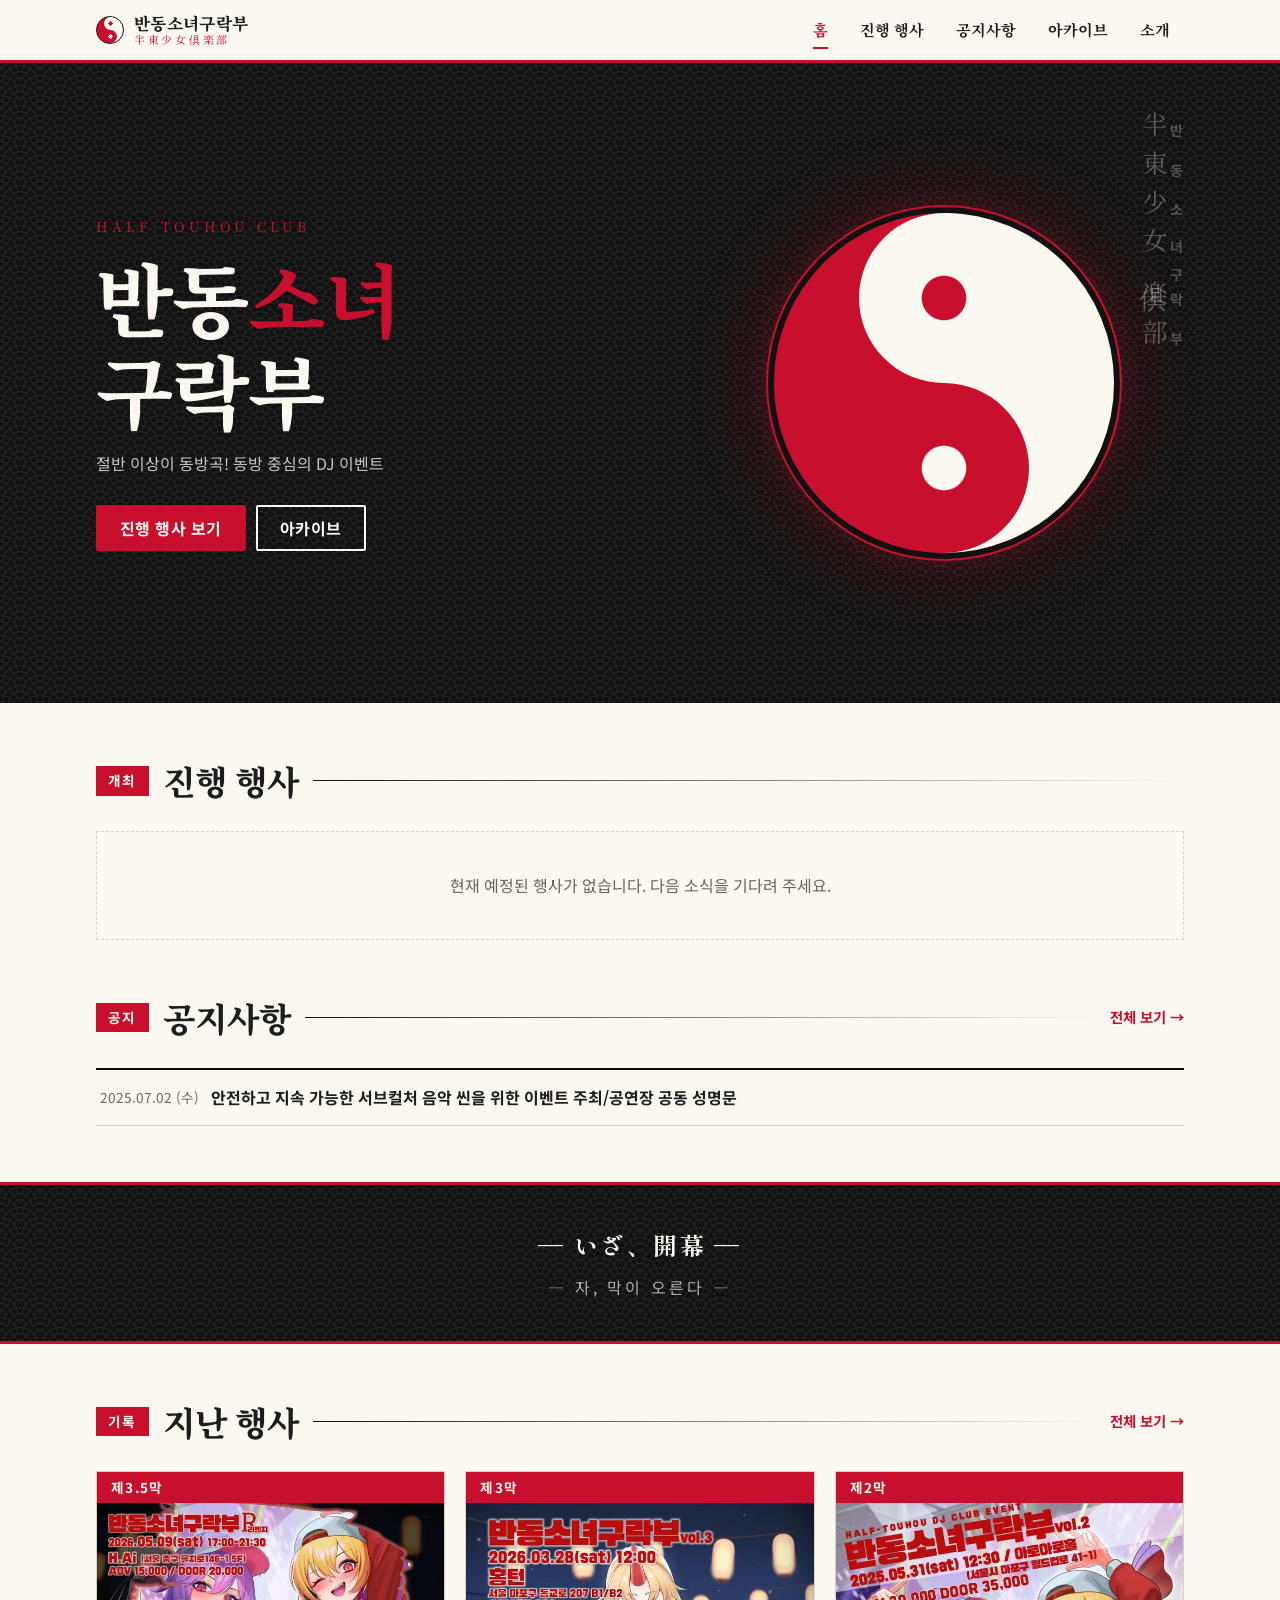
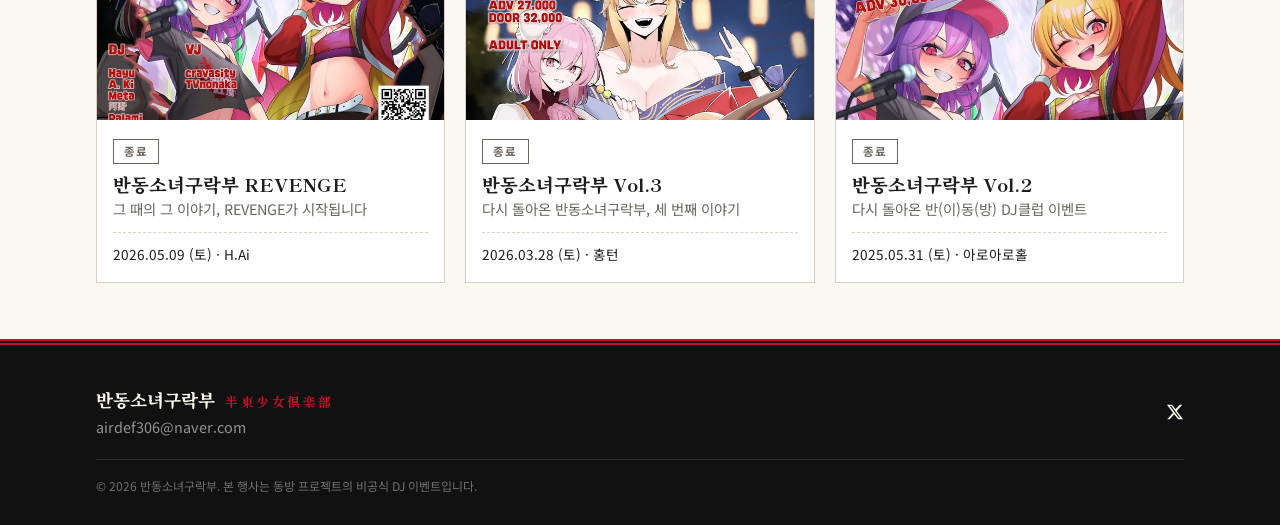
<file: index.html>
<!doctype html>
<html lang="ko">
<head>
  <meta charset="utf-8">
  <meta name="viewport" content="width=device-width, initial-scale=1">
  <title>반동소녀구락부 | 半東少女倶楽部</title>
  <meta name="description" content="동방 프로젝트 중심 DJ 이벤트, 반동소녀구락부의 행사 아카이브 및 안내 페이지">
  <meta name="theme-color" content="#c8102e">
  <link rel="preconnect" href="https://fonts.googleapis.com">
  <link rel="preconnect" href="https://fonts.gstatic.com" crossorigin>
  <link href="https://fonts.googleapis.com/css2?family=Noto+Sans+KR:wght@400;700&family=Noto+Serif+KR:wght@400;700;900&family=Shippori+Mincho:wght@500;700;800&display=swap" rel="stylesheet">
  <link rel="stylesheet" href="assets/css/style.css">
</head>
<body data-page="home">
  <header id="site-header"></header>

  <main>
    <section class="hero pattern-waves">
      <div class="hero__inner">
        <span class="hero__vertical" aria-hidden="true"><ruby>半<rt>반</rt>東<rt>동</rt>少<rt>소</rt>女<rt>녀</rt>倶<rt>구</rt>楽<rt>락</rt>部<rt>부</rt></ruby></span>
        <div class="orb" aria-hidden="true"></div>
        <div class="hero__copy">
          <p class="hero__label">HALF-TOUHOU CLUB</p>
          <h1 class="hero__title">반동<em>소녀</em><br>구락부</h1>
          <p class="hero__tagline">절반 이상이 동방곡! 동방 중심의 DJ 이벤트</p>
          <div class="btn-row">
            <a class="btn btn--primary" href="#current">진행 행사 보기</a>
            <a class="btn" href="archive.html">아카이브</a>
          </div>
        </div>
      </div>
    </section>

    <section id="current" class="container section">
      <div class="section-head">
        <span class="section-head__label">개최</span>
        <h2 class="section-head__title">진행 행사</h2>
      </div>
      <div id="current-event"></div>
    </section>

    <section class="container section notice-section">
      <div class="section-head">
        <span class="section-head__label">공지</span>
        <h2 class="section-head__title">공지사항</h2>
        <a class="section-head__more" href="notice.html">전체 보기 →</a>
      </div>
      <div id="notice-preview"></div>
    </section>

    <div class="band pattern-waves">
      <p class="band__text" lang="ja">― いざ、開幕 ―</p>
      <p class="band__sub">― 자, 막이 오른다 ―</p>
    </div>

    <section class="container section">
      <div class="section-head">
        <span class="section-head__label">기록</span>
        <h2 class="section-head__title">지난 행사</h2>
        <a class="section-head__more" href="archive.html">전체 보기 →</a>
      </div>
      <div id="archive-preview"></div>
    </section>
  </main>

  <footer id="site-footer"></footer>

  <script src="assets/js/main.js"></script>
</body>
</html>
</file>
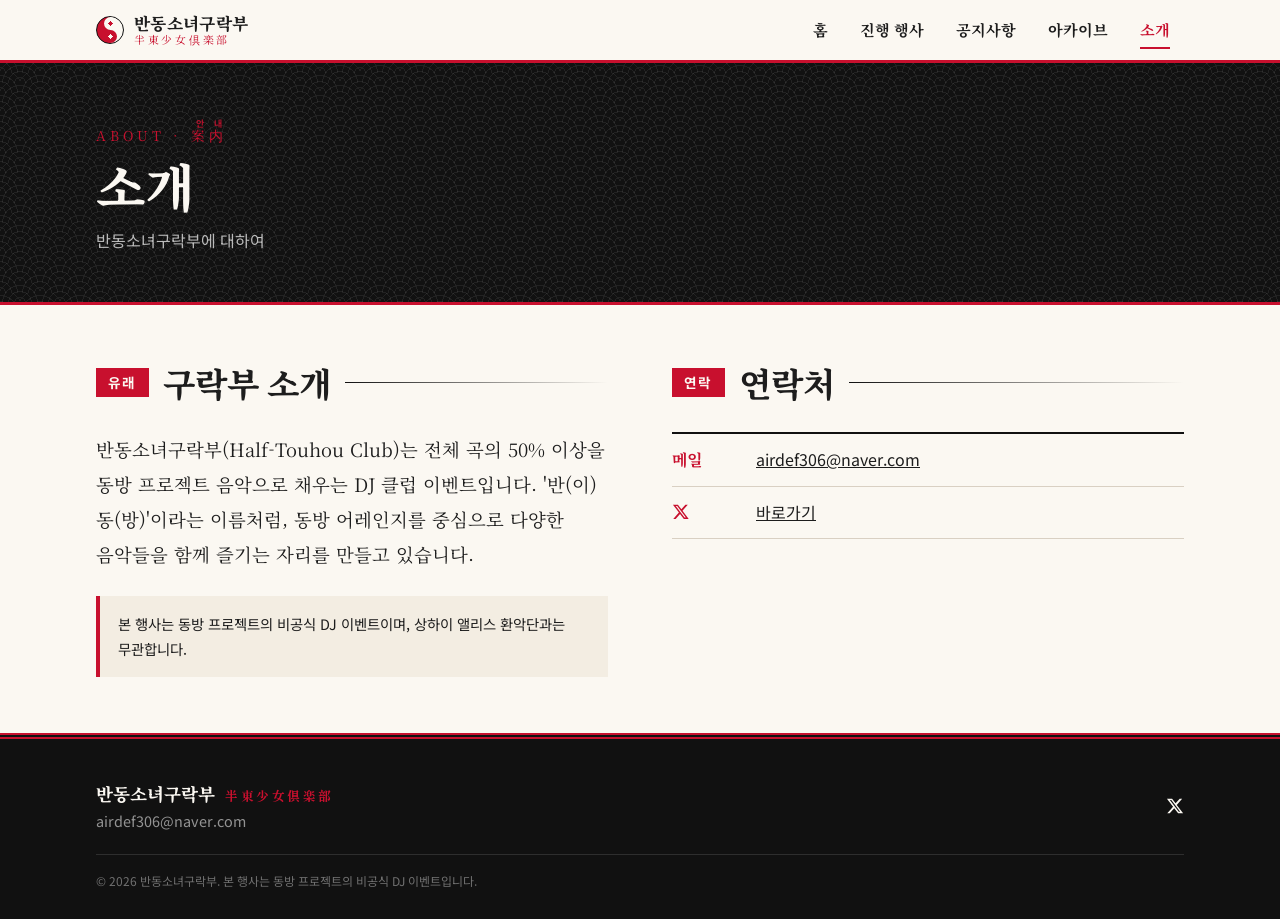
<file: about.html>
<!doctype html>
<html lang="ko">
<head>
  <meta charset="utf-8">
  <meta name="viewport" content="width=device-width, initial-scale=1">
  <title>소개 | 반동소녀구락부</title>
  <meta name="description" content="반동소녀구락부 소개 및 연락처">
  <meta name="theme-color" content="#c8102e">
  <link rel="preconnect" href="https://fonts.googleapis.com">
  <link rel="preconnect" href="https://fonts.gstatic.com" crossorigin>
  <link href="https://fonts.googleapis.com/css2?family=Noto+Sans+KR:wght@400;700&family=Noto+Serif+KR:wght@400;700;900&family=Shippori+Mincho:wght@500;700;800&display=swap" rel="stylesheet">
  <link rel="stylesheet" href="assets/css/style.css">
</head>
<body data-page="about">
  <header id="site-header"></header>

  <main>
    <header class="page-hero pattern-waves">
      <div class="container">
        <p class="page-hero__label">ABOUT · <ruby>案<rt>안</rt>内<rt>내</rt></ruby></p>
        <h1 class="page-hero__title">소개</h1>
        <p class="page-hero__sub">반동소녀구락부에 대하여</p>
      </div>
    </header>

    <div class="container section">
      <div class="about-grid">
        <section>
          <div class="section-head">
            <span class="section-head__label">유래</span>
            <h2 class="section-head__title">구락부 소개</h2>
          </div>
          <p id="about-desc" class="lead"></p>
          <p class="notice">본 행사는 동방 프로젝트의 비공식 DJ 이벤트이며, 상하이 앨리스 환악단과는 무관합니다.</p>
        </section>

        <section>
          <div class="section-head">
            <span class="section-head__label">연락</span>
            <h2 class="section-head__title">연락처</h2>
          </div>
          <div id="about-contact"></div>
        </section>
      </div>
    </div>
  </main>

  <footer id="site-footer"></footer>

  <script src="assets/js/main.js"></script>
</body>
</html>
</file>
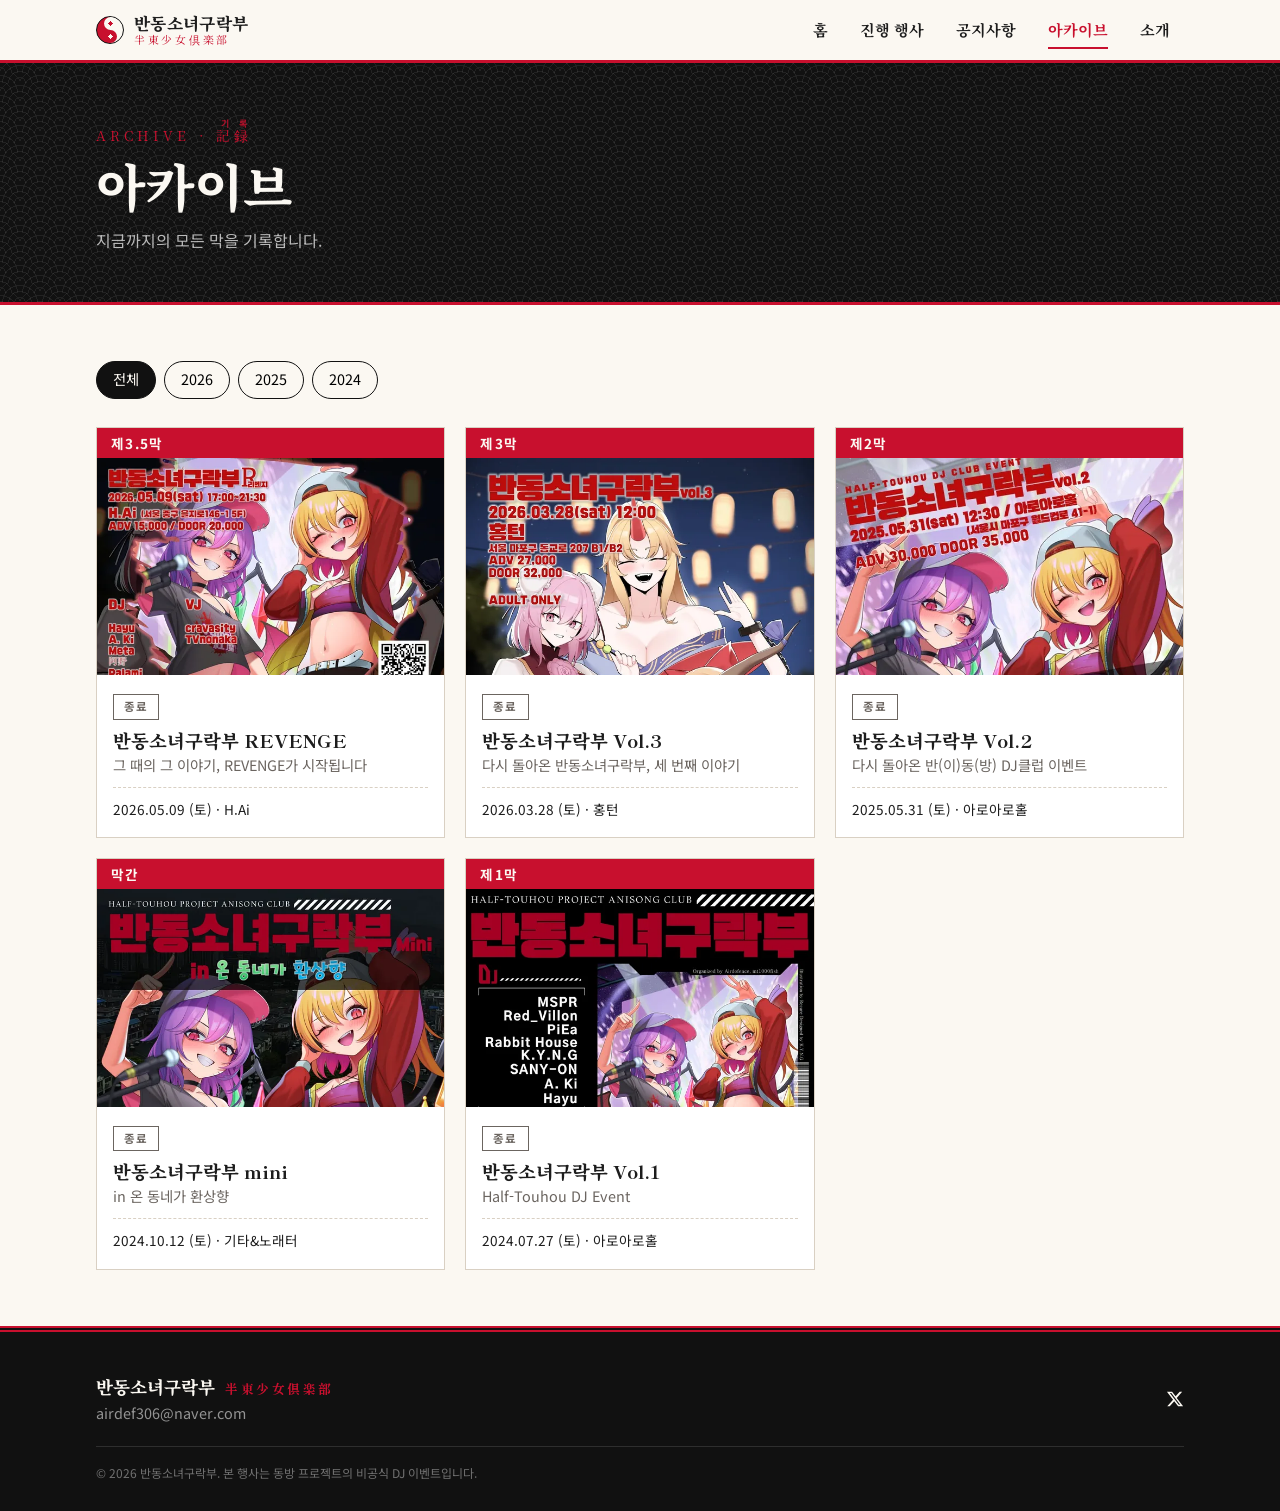
<file: archive.html>
<!doctype html>
<html lang="ko">
<head>
  <meta charset="utf-8">
  <meta name="viewport" content="width=device-width, initial-scale=1">
  <title>아카이브 | 반동소녀구락부</title>
  <meta name="description" content="반동소녀구락부 지난 행사 기록">
  <meta name="theme-color" content="#c8102e">
  <link rel="preconnect" href="https://fonts.googleapis.com">
  <link rel="preconnect" href="https://fonts.gstatic.com" crossorigin>
  <link href="https://fonts.googleapis.com/css2?family=Noto+Sans+KR:wght@400;700&family=Noto+Serif+KR:wght@400;700;900&family=Shippori+Mincho:wght@500;700;800&display=swap" rel="stylesheet">
  <link rel="stylesheet" href="assets/css/style.css">
</head>
<body data-page="archive">
  <header id="site-header"></header>

  <main>
    <header class="page-hero pattern-waves">
      <div class="container">
        <p class="page-hero__label">ARCHIVE · <ruby>記<rt>기</rt>録<rt>록</rt></ruby></p>
        <h1 class="page-hero__title">아카이브</h1>
        <p class="page-hero__sub">지금까지의 모든 막을 기록합니다.</p>
      </div>
    </header>

    <section class="container section">
      <div id="archive-filter" class="filter" role="group" aria-label="연도 필터"></div>
      <div id="archive-list"></div>
    </section>
  </main>

  <footer id="site-footer"></footer>

  <script src="assets/js/main.js"></script>
</body>
</html>
</file>
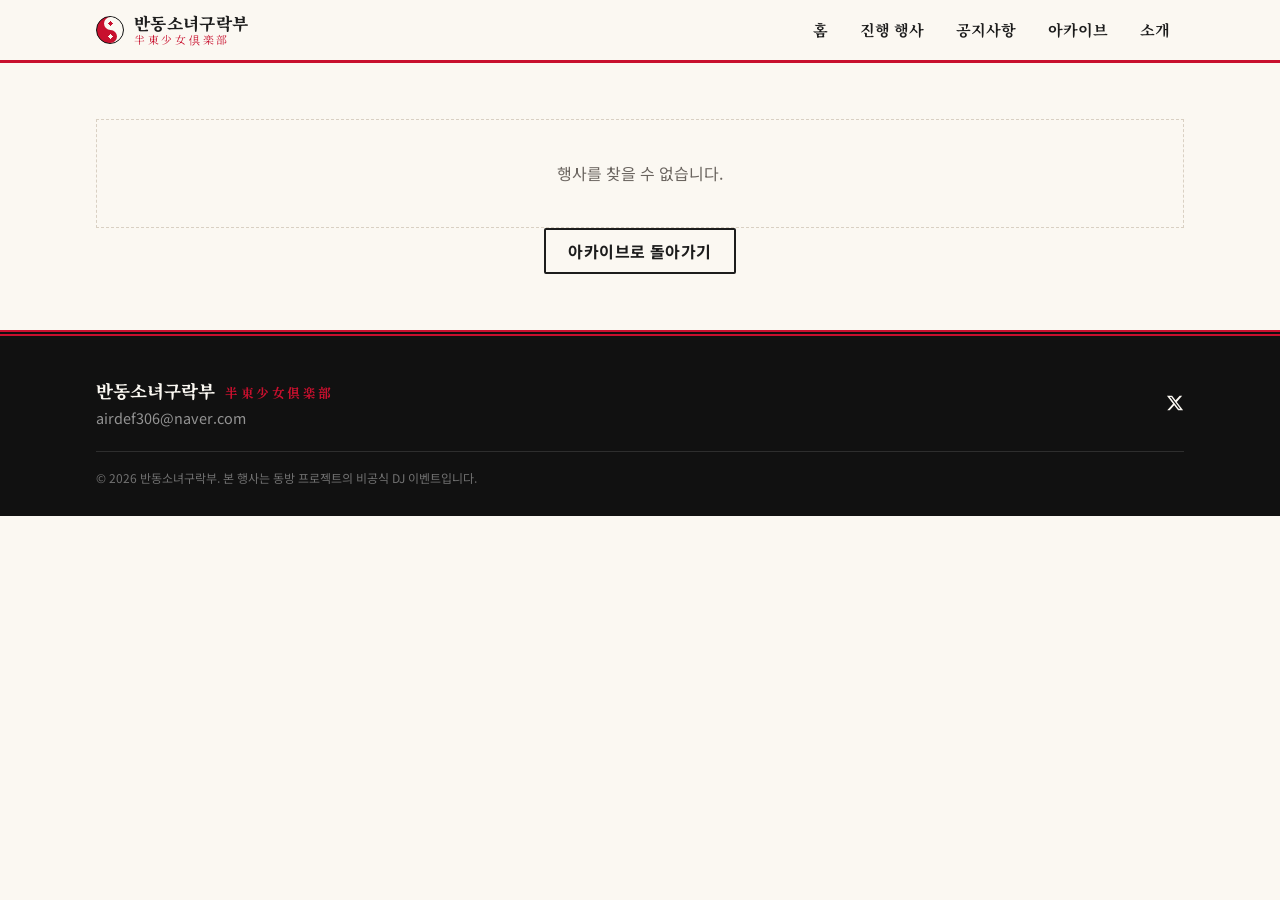
<file: event.html>
<!doctype html>
<html lang="ko">
<head>
  <meta charset="utf-8">
  <meta name="viewport" content="width=device-width, initial-scale=1">
  <title>행사 상세 | 반동소녀구락부</title>
  <meta name="theme-color" content="#c8102e">
  <link rel="preconnect" href="https://fonts.googleapis.com">
  <link rel="preconnect" href="https://fonts.gstatic.com" crossorigin>
  <link href="https://fonts.googleapis.com/css2?family=Noto+Sans+KR:wght@400;700&family=Noto+Serif+KR:wght@400;700;900&family=Shippori+Mincho:wght@500;700;800&display=swap" rel="stylesheet">
  <link rel="stylesheet" href="assets/css/style.css">
</head>
<body data-page="event">
  <header id="site-header"></header>

  <!-- event.html?id=행사ID 로 접근, 내용은 assets/data/data.json 기준으로 렌더링 -->
  <main id="event-detail"></main>

  <footer id="site-footer"></footer>

  <script src="assets/js/main.js"></script>
</body>
</html>
</file>
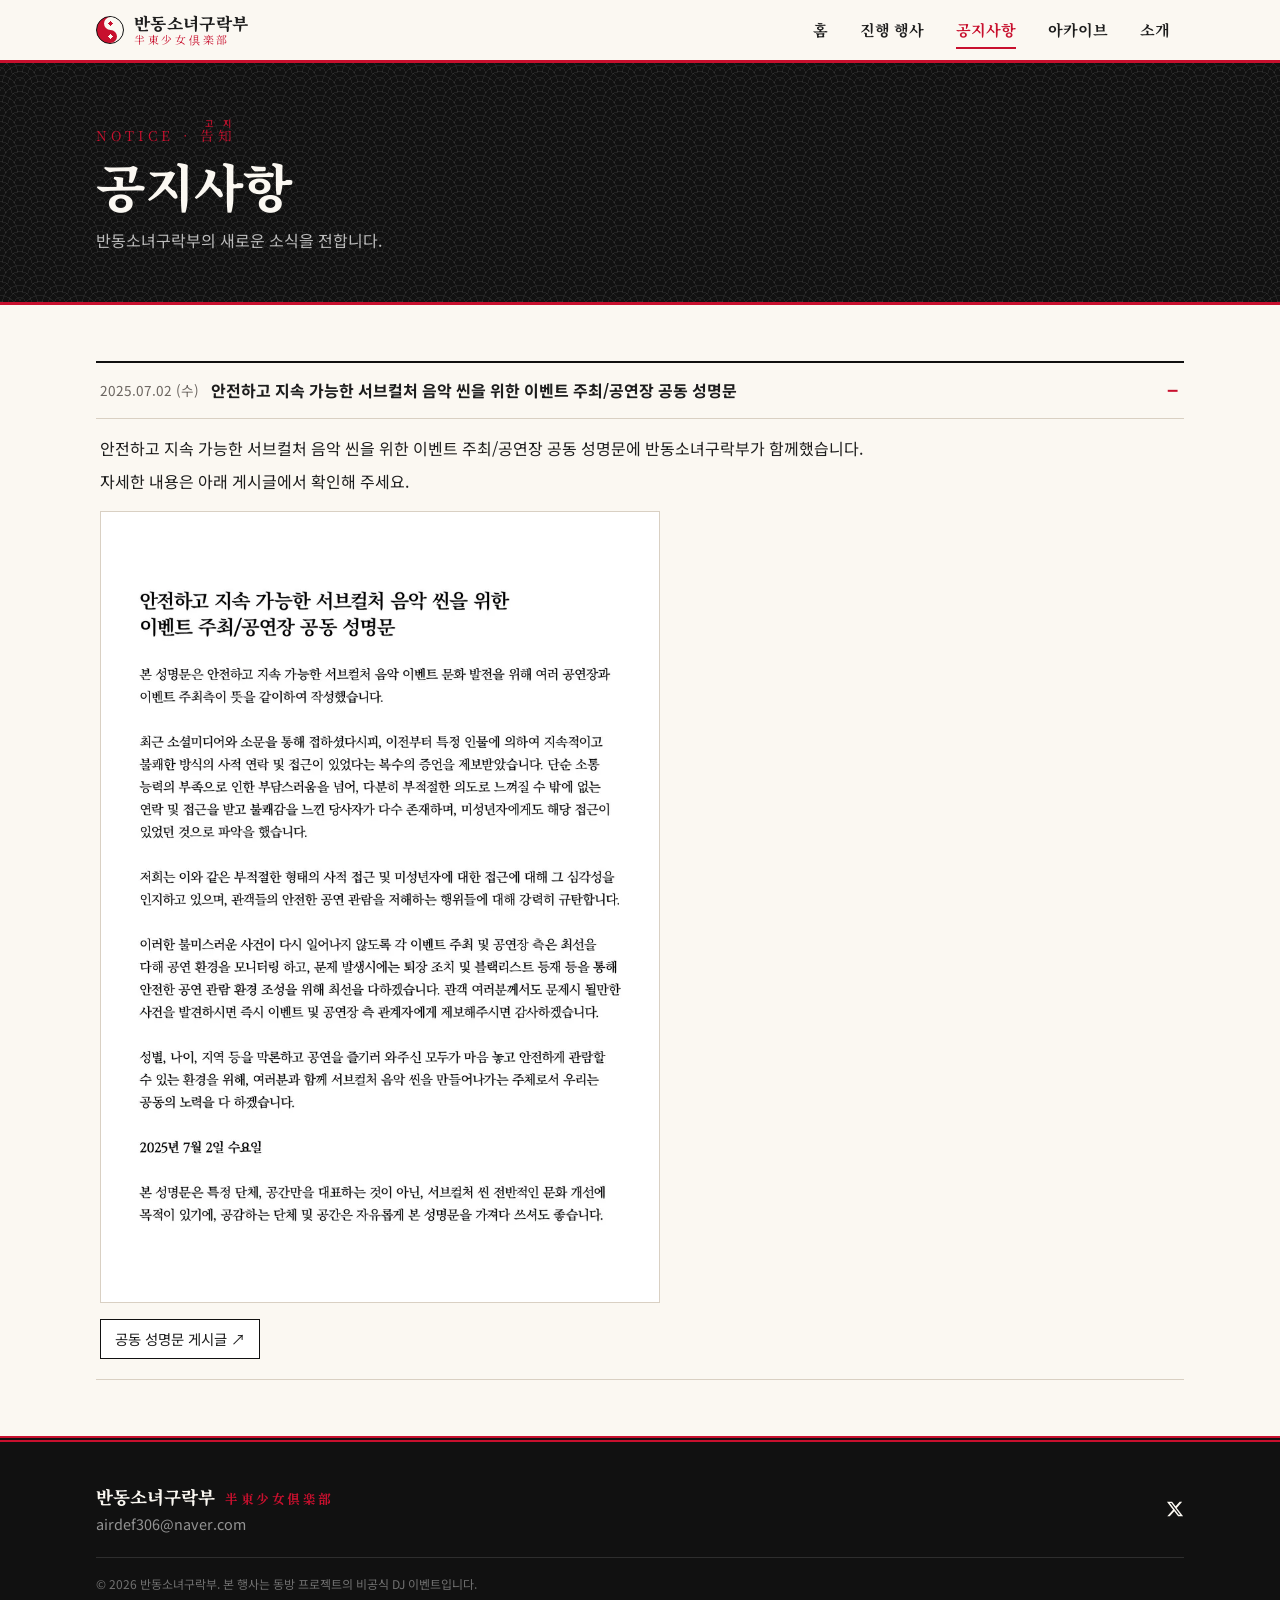
<file: notice.html>
<!doctype html>
<html lang="ko">
<head>
  <meta charset="utf-8">
  <meta name="viewport" content="width=device-width, initial-scale=1">
  <title>공지사항 | 반동소녀구락부</title>
  <meta name="description" content="반동소녀구락부 공지사항">
  <meta name="theme-color" content="#c8102e">
  <link rel="preconnect" href="https://fonts.googleapis.com">
  <link rel="preconnect" href="https://fonts.gstatic.com" crossorigin>
  <link href="https://fonts.googleapis.com/css2?family=Noto+Sans+KR:wght@400;700&family=Noto+Serif+KR:wght@400;700;900&family=Shippori+Mincho:wght@500;700;800&display=swap" rel="stylesheet">
  <link rel="stylesheet" href="assets/css/style.css">
</head>
<body data-page="notice">
  <header id="site-header"></header>

  <main>
    <header class="page-hero pattern-waves">
      <div class="container">
        <p class="page-hero__label">NOTICE · <ruby>告<rt>고</rt>知<rt>지</rt></ruby></p>
        <h1 class="page-hero__title">공지사항</h1>
        <p class="page-hero__sub">반동소녀구락부의 새로운 소식을 전합니다.</p>
      </div>
    </header>

    <section class="container section">
      <div id="notice-list" class="notice-list"></div>
    </section>
  </main>

  <footer id="site-footer"></footer>

  <script src="assets/js/main.js"></script>
</body>
</html>
</file>
<file: assets/css/style.css>
/* ============================================================
 * 반동소녀구락부 — 기본 스타일
 * 컨셉: 무녀복의 홍백(紅白) + 먹색(墨), 부적(お札)·청해파(青海波) 모티프
 * 모바일 우선(mobile-first)으로 작성
 * ============================================================ */

:root {
  /* 색상 */
  --red: #c8102e;        /* 주홍 — 메인 */
  --red-deep: #8f0b1f;   /* 진홍 — hover / 강조 */
  --white: #fbf8f2;      /* 화지(和紙) 느낌의 흰색 */
  --paper: #f3ede2;      /* 보조 배경 */
  --black: #111111;      /* 먹색 */
  --ink: #1d1d1d;        /* 본문 텍스트 */
  --muted: #6b6560;
  --line: #d9d0c3;

  /* 타이포 */
  --font-serif: "Shippori Mincho", "Noto Serif KR", "Noto Serif JP", serif;
  --font-sans: "Noto Sans KR", "Apple SD Gothic Neo", "Malgun Gothic", sans-serif;

  /* 레이아웃 */
  --container: 1120px;
  --gutter: 16px;
  --header-h: 60px;
  --radius: 2px;
}

/* ---------- Reset ---------- */
*, *::before, *::after { box-sizing: border-box; }
html { -webkit-text-size-adjust: 100%; scroll-behavior: smooth; scroll-padding-top: var(--header-h); }
body {
  margin: 0;
  background: var(--white);
  color: var(--ink);
  font-family: var(--font-sans);
  font-size: 16px;
  line-height: 1.7;
  word-break: keep-all;
  overflow-wrap: break-word;
}
img { max-width: 100%; display: block; }
a { color: inherit; }
h1, h2, h3, p, ul, ol, dl, dd { margin: 0; }
ul, ol { padding: 0; list-style: none; }
body.nav-open { overflow: hidden; }

:focus-visible { outline: 2px solid var(--red); outline-offset: 3px; }

.container { width: 100%; max-width: var(--container); margin: 0 auto; padding: 0 var(--gutter); }
.section { padding-block: 56px; }
.muted { color: var(--muted); font-size: 0.9em; }
.empty { padding: 40px 16px; text-align: center; color: var(--muted); border: 1px dashed var(--line); }

/* 청해파(물결) 패턴 — 어두운 배경 위에 사용 */
.pattern-waves {
  background-color: var(--black);
  background-image:
    repeating-radial-gradient(circle at 50% 100%, transparent 0 5px, rgba(255,255,255,.07) 5px 6px),
    repeating-radial-gradient(circle at 50% 100%, transparent 0 5px, rgba(255,255,255,.07) 5px 6px);
  background-size: 40px 20px;
  background-position: 0 0, 20px 10px;
}

/* ---------- Header ---------- */
.site-header {
  position: sticky; top: 0; z-index: 100;
  background: var(--white);
  border-bottom: 3px solid var(--red);
}
.site-header__inner { display: flex; align-items: center; justify-content: space-between; height: var(--header-h); }

.logo { display: flex; align-items: center; gap: 10px; text-decoration: none; }
.logo__mark { /* 작은 음양옥 */
  width: 28px; height: 28px; border-radius: 50%; flex: none;
  border: 1.5px solid var(--black);
  background: linear-gradient(to right, var(--red) 50%, var(--white) 50%);
  position: relative;
}
.logo__mark::before, .logo__mark::after {
  content: ""; position: absolute; left: 25%; width: 50%; height: 50%; border-radius: 50%;
}
.logo__mark::before { top: 0; background: radial-gradient(circle, var(--red) 0 22%, var(--white) 24%); }
.logo__mark::after { bottom: 0; background: radial-gradient(circle, var(--white) 0 22%, var(--red) 24%); }
.logo__text { display: flex; flex-direction: column; line-height: 1.15; }
.logo__ko { font-family: var(--font-serif); font-weight: 800; font-size: 1.05rem; letter-spacing: .02em; }
.logo__ja { font-family: var(--font-serif); font-size: .68rem; color: var(--red); letter-spacing: .25em; }

.nav-toggle {
  width: 44px; height: 44px; padding: 10px; border: 0; background: none; cursor: pointer;
  display: flex; flex-direction: column; justify-content: center; gap: 5px;
}
.nav-toggle span { display: block; height: 2px; background: var(--black); transition: transform .2s, opacity .2s; }
.nav-toggle[aria-expanded="true"] span:nth-child(1) { transform: translateY(7px) rotate(45deg); }
.nav-toggle[aria-expanded="true"] span:nth-child(2) { opacity: 0; }
.nav-toggle[aria-expanded="true"] span:nth-child(3) { transform: translateY(-7px) rotate(-45deg); }

.site-nav {
  position: fixed; inset: calc(var(--header-h) + 3px) 0 0 0;
  background: var(--black); color: var(--white);
  transform: translateX(100%); transition: transform .25s ease;
  visibility: hidden;
}
.site-nav.is-open { transform: none; visibility: visible; }
.site-nav ul { padding: 24px var(--gutter); }
.site-nav a {
  display: block; padding: 16px 4px; text-decoration: none;
  font-family: var(--font-serif); font-size: 1.25rem; font-weight: 700;
  border-bottom: 1px solid rgba(255,255,255,.12);
}
.site-nav a[aria-current="page"] { color: var(--red); }

@media (min-width: 768px) {
  .nav-toggle { display: none; }
  .site-nav { position: static; transform: none; visibility: visible; background: none; color: inherit; }
  .site-nav ul { display: flex; gap: 4px; padding: 0; }
  .site-nav a { padding: 8px 14px; font-size: .95rem; border: 0; position: relative; }
  .site-nav a::after {
    content: ""; position: absolute; left: 14px; right: 14px; bottom: 2px; height: 2px;
    background: var(--red); transform: scaleX(0); transition: transform .2s;
  }
  .site-nav a:hover::after, .site-nav a[aria-current="page"]::after { transform: scaleX(1); }
  .site-nav a[aria-current="page"] { color: var(--red); }
}

/* ---------- Hero (홈) ---------- */
.hero { position: relative; color: var(--white); overflow: hidden; }
.hero__inner {
  position: relative; display: grid; gap: 32px; align-items: center;
  min-height: min(calc(100svh - var(--header-h) - 3px), 760px); padding: 48px var(--gutter);
}
.hero__copy { position: relative; z-index: 1; }
.hero__label { font-family: var(--font-serif); color: var(--red); letter-spacing: .3em; font-size: .85rem; margin-bottom: 12px; }
.hero__title {
  font-family: var(--font-serif); font-weight: 800; line-height: 1.15;
  font-size: clamp(2.4rem, 10vw, 5rem); letter-spacing: -.01em;
}
.hero__title em { font-style: normal; color: var(--red); }
.hero__tagline { margin-top: 16px; color: rgba(255,255,255,.75); font-size: 1rem; }
.hero .btn-row { margin-top: 28px; }

/* 세로쓰기 일본어 표기 */
.hero__vertical {
  position: absolute; top: 24px; right: var(--gutter);
  writing-mode: vertical-rl; font-family: var(--font-serif);
  font-size: clamp(1rem, 3.5vw, 1.6rem); letter-spacing: .5em; color: rgba(255,255,255,.3);
}

/* 음양옥 */
.orb {
  justify-self: center; width: min(64vw, 340px); aspect-ratio: 1; border-radius: 50%;
  background: linear-gradient(to right, var(--red) 50%, var(--white) 50%);
  position: relative; box-shadow: 0 0 0 6px var(--black), 0 0 0 8px var(--red), 0 0 80px rgba(200,16,46,.45);
  animation: spin 24s linear infinite;
}
.orb::before, .orb::after { content: ""; position: absolute; left: 25%; width: 50%; height: 50%; border-radius: 50%; }
.orb::before { top: 0; background: radial-gradient(circle, var(--red) 0 18%, var(--white) 19%); }
.orb::after { bottom: 0; background: radial-gradient(circle, var(--white) 0 18%, var(--red) 19%); }
@keyframes spin { to { transform: rotate(360deg); } }
@media (prefers-reduced-motion: reduce) { .orb { animation: none; } html { scroll-behavior: auto; } }

@media (min-width: 900px) {
  .hero__inner { grid-template-columns: 1.2fr 1fr; max-width: var(--container); margin: 0 auto; min-height: 640px; }
  .hero__vertical { top: 48px; }
  .orb { order: 2; }
}

/* ---------- 페이지 상단 (서브 페이지) ---------- */
.page-hero { color: var(--white); padding: 56px 0 48px; border-bottom: 3px solid var(--red); }
.page-hero { background-color: var(--black); }
.page-hero__label { font-family: var(--font-serif); color: var(--red); letter-spacing: .3em; font-size: .85rem; }
.page-hero__title { font-family: var(--font-serif); font-weight: 800; font-size: clamp(1.9rem, 7vw, 3.2rem); line-height: 1.2; margin-top: 8px; }
.page-hero__sub { color: rgba(255,255,255,.7); margin-top: 10px; }

/* ---------- 섹션 제목 (스펠카드 선언 느낌) ---------- */
.section-head { display: flex; align-items: center; gap: 14px; margin-bottom: 28px; }
.section-head__label {
  flex: none; font-family: var(--font-sans); font-weight: 700; line-height: 1;
  background: var(--red); color: var(--white); padding: 8px 12px; letter-spacing: .1em; font-size: .85rem;
}
.section-head__title { font-family: var(--font-serif); font-weight: 800; font-size: clamp(1.5rem, 5vw, 2.1rem); line-height: 1.3; }
.section-head::after { content: ""; flex: 1; height: 1px; background: linear-gradient(to right, var(--black), transparent); }
.section-head__more { flex: none; order: 3; font-size: .9rem; color: var(--red); text-decoration: none; font-weight: 700; }

/* ---------- 버튼 / 뱃지 / 칩 ---------- */
.btn-row { display: flex; flex-wrap: wrap; gap: 10px; margin-top: 24px; }
.btn {
  display: inline-flex; align-items: center; justify-content: center; min-height: 46px; padding: 0 22px;
  border: 2px solid currentColor; border-radius: var(--radius); background: transparent;
  font-weight: 700; text-decoration: none; letter-spacing: .03em; cursor: pointer; transition: background .15s, color .15s;
}
.btn:hover { background: var(--black); color: var(--white); border-color: var(--black); }
.btn--primary { background: var(--red); border-color: var(--red); color: var(--white); }
.btn--primary:hover { background: var(--red-deep); border-color: var(--red-deep); }
.hero .btn:not(.btn--primary):hover { background: var(--white); color: var(--black); border-color: var(--white); }

.badge {
  display: inline-block; padding: 2px 10px; font-size: .72rem; font-weight: 700; letter-spacing: .1em;
  border: 1px solid var(--muted); color: var(--muted);
}
.badge--live { border-color: var(--red); background: var(--red); color: var(--white); }

.filter { display: flex; flex-wrap: wrap; gap: 8px; margin-bottom: 28px; }
.chip {
  min-height: 38px; padding: 0 16px; border: 1px solid var(--black); background: var(--white);
  font: inherit; font-size: .9rem; cursor: pointer; border-radius: 999px;
}
.chip[aria-pressed="true"] { background: var(--black); color: var(--white); }

/* ---------- 포스터 자리표시 ---------- */
.poster { width: 100%; aspect-ratio: 1 / 1.414; object-fit: cover; background: var(--paper); }
.poster--empty {
  display: flex; flex-direction: column; align-items: center; justify-content: center; gap: 6px;
  color: var(--white); position: relative; overflow: hidden;
  background:
    radial-gradient(circle at 50% 42%, var(--red) 0 22%, transparent 22.5%),
    var(--black);
}
.poster--empty::before { /* 안쪽 테두리 */
  content: ""; position: absolute; inset: 10px; border: 1px solid rgba(255,255,255,.35);
}
.poster__vol { font-family: var(--font-serif); font-weight: 800; font-size: 1.6rem; position: relative; margin-top: 40%; }
.poster__note { font-size: .7rem; letter-spacing: .4em; color: rgba(255,255,255,.5); position: relative; }

/* ---------- 부적(お札) 카드 ---------- */
.card-grid { display: grid; gap: 20px; grid-template-columns: 1fr; }
@media (min-width: 600px) { .card-grid { grid-template-columns: repeat(2, 1fr); } }
@media (min-width: 960px) { .card-grid { grid-template-columns: repeat(3, 1fr); } }

.ofuda-card {
  display: flex; flex-direction: column; text-decoration: none; background: #fff; border: 1px solid var(--line);
  transition: transform .2s, box-shadow .2s;
}
.ofuda-card:hover { transform: translateY(-3px); box-shadow: 6px 6px 0 var(--red); }
.ofuda-card__strip {
  flex: none; background: var(--red); color: var(--white); font-family: var(--font-sans); font-weight: 700;
  letter-spacing: .1em; padding: 7px 14px; font-size: .85rem; line-height: 1.2;
}
.ofuda-card__body { flex: 1; min-width: 0; }
.ofuda-card__body .poster--card { aspect-ratio: 16 / 10; }
.ofuda-card__body .poster--card .poster__vol { margin-top: 0; }
.ofuda-card__meta { padding: 16px; }
.ofuda-card__title { font-family: var(--font-serif); font-weight: 800; font-size: 1.15rem; margin-top: 8px; line-height: 1.35; }
.ofuda-card__sub { color: var(--muted); font-size: .9rem; }
.ofuda-card__date { margin-top: 10px; font-size: .85rem; border-top: 1px dashed var(--line); padding-top: 10px; }

/* ---------- 진행 행사 (feature) ---------- */
.feature { display: grid; gap: 24px; }
.feature .poster--feature { max-width: 420px; margin: 0 auto; box-shadow: 10px 10px 0 var(--red); }
.feature__title { font-family: var(--font-serif); font-weight: 800; font-size: clamp(1.6rem, 6vw, 2.4rem); margin-top: 10px; line-height: 1.25; }
.feature__sub { color: var(--muted); margin-bottom: 20px; }
@media (min-width: 860px) {
  .feature { grid-template-columns: 380px 1fr; gap: 48px; align-items: center; }
}

/* ---------- 정보 목록 ---------- */
.info-list { border-top: 2px solid var(--black); }
.info-list__row { display: grid; grid-template-columns: 72px 1fr; gap: 12px; padding: 12px 0; border-bottom: 1px solid var(--line); }
.info-list dt { font-weight: 700; color: var(--red); font-family: var(--font-serif); }

/* ---------- 상세 페이지 ---------- */
.detail { display: grid; gap: 28px; }
.detail__poster .poster { max-width: 420px; margin: 0 auto; box-shadow: 10px 10px 0 var(--red); }
.detail__desc { margin-top: 20px; }
@media (min-width: 860px) { .detail { grid-template-columns: 380px 1fr; gap: 48px; } }

.timetable { border-top: 2px solid var(--black); }
.timetable__row { display: grid; grid-template-columns: 80px 1fr; gap: 12px; padding: 14px 4px; border-bottom: 1px solid var(--line); align-items: center; }
.timetable__time { font-family: var(--font-serif); font-weight: 700; color: var(--red); font-variant-numeric: tabular-nums; }
.timetable__name { font-weight: 700; font-size: 1.05rem; }

.gallery { display: grid; grid-template-columns: repeat(2, 1fr); gap: 8px; }
@media (min-width: 768px) { .gallery { grid-template-columns: repeat(3, 1fr); } }
.gallery__item { aspect-ratio: 4 / 3; background: var(--paper); border: 1px solid var(--line); }

/* ---------- 소개 ---------- */
.about-grid { display: grid; gap: 40px; }
@media (min-width: 860px) { .about-grid { grid-template-columns: 1fr 1fr; gap: 64px; } }
.lead { font-family: var(--font-serif); font-size: 1.15rem; line-height: 1.9; }
.notice { margin-top: 24px; padding: 16px 18px; background: var(--paper); border-left: 4px solid var(--red); font-size: .9rem; }

/* ---------- 띠 배너 ---------- */
.band { padding: 40px 0; color: var(--white); text-align: center; border-top: 3px solid var(--red); border-bottom: 3px solid var(--red); }
.band__text { font-family: var(--font-serif); font-weight: 700; font-size: clamp(1.1rem, 4vw, 1.5rem); letter-spacing: .1em; }

/* ---------- Footer ---------- */
.site-footer { background: var(--black); color: var(--white); border-top: 6px double var(--red); padding: 40px 0 28px; }
.site-footer__inner { display: grid; gap: 20px; }
.site-footer__name { font-family: var(--font-serif); font-weight: 800; font-size: 1.1rem; }
.site-footer__name span { color: var(--red); font-size: .8rem; letter-spacing: .2em; margin-left: 6px; }
.site-footer .muted { color: rgba(255,255,255,.55); }
.site-footer__links { display: flex; flex-wrap: wrap; gap: 8px 20px; }
.site-footer__links a { text-decoration: none; font-size: .9rem; }
.site-footer__links a:hover { color: var(--red); }
.site-footer__copy { font-size: .75rem; color: rgba(255,255,255,.4); border-top: 1px solid rgba(255,255,255,.12); padding-top: 16px; }
@media (min-width: 768px) {
  .site-footer__inner { grid-template-columns: 1fr auto; align-items: center; }
  .site-footer__copy { grid-column: 1 / -1; }
}

/* ---------- 라인업 / 스태프 / 관련 링크 ---------- */
.timetable__name a, .credits a { text-decoration: none; border-bottom: 1px solid transparent; }
.timetable__name a:hover, .credits a:hover { color: var(--red); border-bottom-color: var(--red); }
.timetable__role { display: inline-block; margin-right: 8px; font-size: .75rem; color: var(--muted); }
.credits dt { font-family: var(--font-sans); font-size: .85rem; letter-spacing: .05em; }
.credits .info-list__row { grid-template-columns: 96px 1fr; }

.link-list { display: flex; flex-wrap: wrap; gap: 8px; }
.link-list a {
  display: inline-flex; align-items: center; min-height: 40px; padding: 0 14px;
  border: 1px solid var(--black); text-decoration: none; font-size: .9rem; background: #fff;
}
.link-list a:hover { background: var(--black); color: var(--white); }

.btn--disabled, .btn--disabled:hover {
  cursor: not-allowed; background: var(--paper); color: var(--muted); border-color: var(--line);
}

/* ---------- 실제 포스터 이미지 ----------
 * 포스터마다 비율이 달라(세로/정사각/가로) 상세·메인에서는 원본 비율 그대로,
 * 카드 썸네일에서는 상단 기준으로 잘라서 표시 */
img.poster { aspect-ratio: auto; height: auto; background: var(--black); }
img.poster--card { aspect-ratio: 16 / 10; height: auto; object-fit: cover; object-position: top; }
.detail__poster a { display: block; max-width: 420px; margin: 0 auto; }
.detail__poster a .poster { transition: transform .2s; }
.detail__poster a:hover .poster { transform: translate(-2px, -2px); }

/* ---------- 연락처 ---------- */
.contact-list dt { white-space: nowrap; display: flex; align-items: center; }
.icon { width: 1.1em; height: 1.1em; fill: currentColor; flex: none; }
.site-footer__links a { display: inline-flex; align-items: center; min-height: 32px; }
.site-footer__links .icon { width: 1.25em; height: 1.25em; }

/* ---------- 한자 라벨의 한글 독음 (루비) ---------- */
ruby { ruby-position: over; }
rt {
  font-family: var(--font-sans); font-size: max(.55em, 9px); font-weight: 700;
  letter-spacing: 0; opacity: .85;
}
.band__sub { margin-top: 8px; font-size: clamp(.85rem, 3vw, 1rem); letter-spacing: .2em; color: rgba(255,255,255,.65); }

/* ---------- 공지사항 ---------- */
.notice-section { padding-top: 0; }
.notice-preview, .notice-list { border-top: 2px solid var(--black); }
.notice-preview a, .notice-item summary {
  display: flex; flex-wrap: wrap; align-items: center; gap: 4px 12px;
  padding: 14px 4px; text-decoration: none; border-bottom: 1px solid var(--line);
}
.notice-preview a:hover .notice-item__title, .notice-item summary:hover .notice-item__title { color: var(--red); }
.notice-item__date { flex: none; font-size: .85rem; color: var(--muted); font-variant-numeric: tabular-nums; }
.notice-item__title { flex: 1 1 100%; font-weight: 700; }
@media (min-width: 600px) { .notice-item__title { flex-basis: 0; } }

.notice-item summary { cursor: pointer; list-style: none; position: relative; padding-right: 28px; }
.notice-item summary::-webkit-details-marker { display: none; }
.notice-item summary::after {
  content: "+"; position: absolute; right: 6px; top: 50%; transform: translateY(-50%);
  font-size: 1.2rem; color: var(--red); font-weight: 700;
}
.notice-item[open] summary::after { content: "−"; }
.notice-item__body { padding: 16px 4px 20px; border-bottom: 1px solid var(--line); }
.notice-item__body p + p { margin-top: 6px; }
.notice-item__body .link-list { margin-top: 16px; }
.notice-item__images { margin-top: 16px; display: grid; gap: 10px; }
.notice-item__images a { display: block; max-width: 560px; border: 1px solid var(--line); }
.notice-item__images img { width: 100%; height: auto; }
</file>
